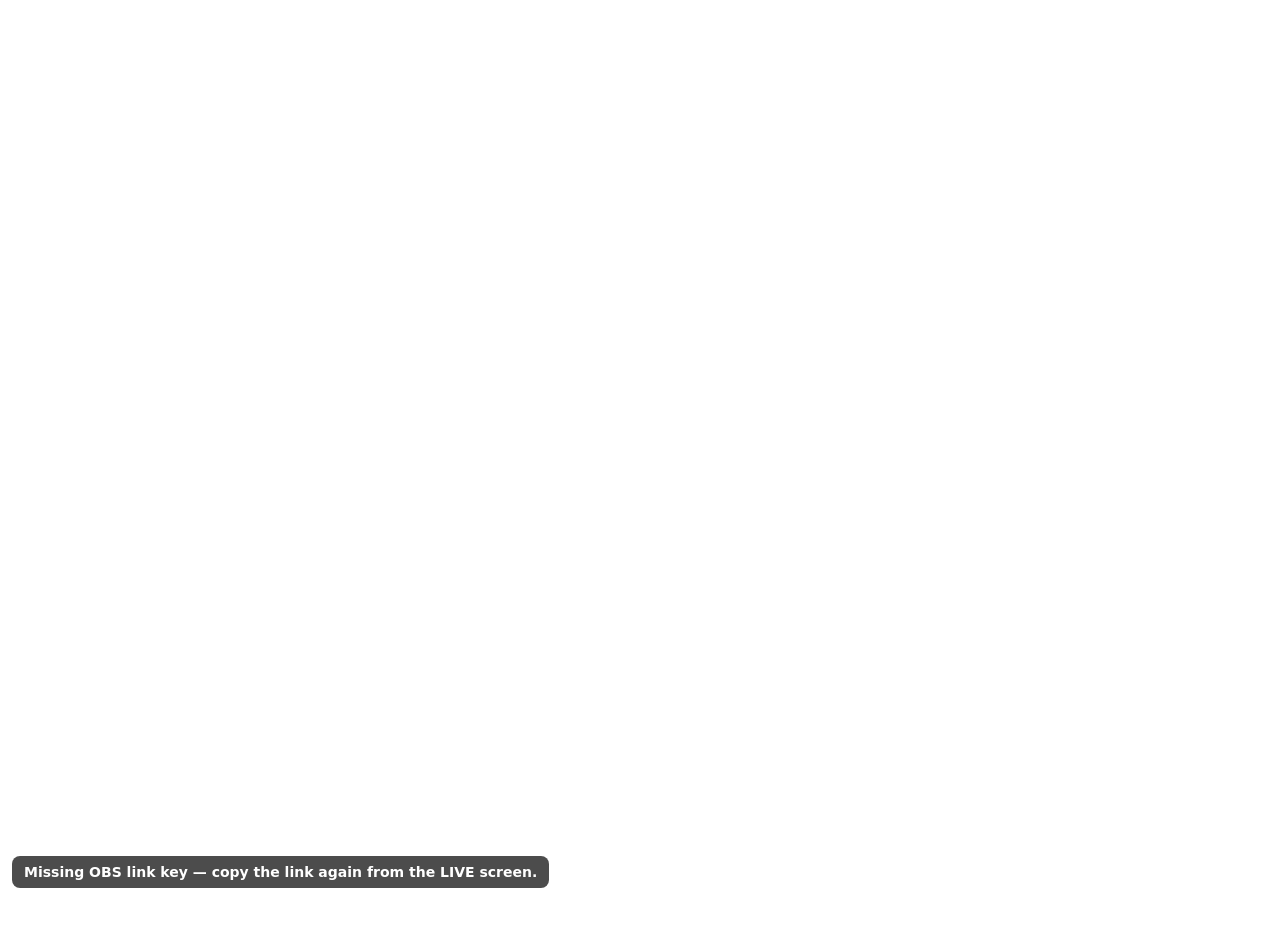
<file: obs.html>
<!doctype html>
<html lang="en">
<head>
<meta charset="utf-8">
<meta name="viewport" content="width=device-width, initial-scale=1">
<title>DinkyKong LIVE — OBS lower third</title>
<link rel="preconnect" href="https://fonts.googleapis.com">
<link rel="preconnect" href="https://fonts.gstatic.com" crossorigin>
<link href="https://fonts.googleapis.com/css2?family=Bebas+Neue&family=Josefin+Sans:wght@400;600;700&display=swap" rel="stylesheet">
<link rel="stylesheet" href="css/strip.css">
<style>
  /* OBS Browser Source: 1920 × 264, transparent background */
  html, body { margin: 0; padding: 0; background: transparent !important; overflow: hidden; }
  body { width: 100vw; height: 100vh; display: flex; align-items: flex-end; }
  #strip { width: 100vw; transition: opacity .4s, transform .4s; }
  #strip.off { opacity: 0; transform: translateY(20%); }
  .obs-note { position: fixed; left: 12px; bottom: 12px; font: 600 14px system-ui, sans-serif; color: #fff; background: rgba(0,0,0,.7); padding: 8px 12px; border-radius: 8px; }
  .obs-note.hidden { display: none; }
</style>
</head>
<body>
<div class="lv-strip off" id="strip"></div>
<div class="obs-note hidden" id="note"></div>
<script>window.PB_OBS = true;</script>
<script src="js/config.js"></script>
<script src="js/common.js"></script>
<script src="js/auth.js"></script>
<script src="js/strip.js"></script>
<script>
(function () {
  const key = new URLSearchParams(location.search).get('k');
  const strip = document.getElementById('strip'), note = document.getElementById('note');
  const say = (t) => { note.textContent = t; note.classList.toggle('hidden', !t); };
  if (!key) { say('Missing OBS link key — copy the link again from the LIVE screen.'); return; }
  let last = 0, relay = null, lastMsg = null;
  const brand = { id: null, logo: null, caption: '' };
  function show(m) {
    last = Date.now(); lastMsg = m;
    if (m.brand && m.brand !== brand.id && relay) relay.send({ t: 'brand?' });   // logo changed → fetch it once
    if (!m.on) { strip.classList.add('off'); say('LIVE pass not active on the LIVE screen'); return; }
    say(''); PBStrip.render(strip, m.courts || [], { logo: brand.logo, caption: m.caption != null ? m.caption : brand.caption }); strip.classList.remove('off');
  }
  PBAuth.relay('dk-obs-' + key, (m) => {
    if (m && m.t === 'obs') show(m);
    if (m && m.t === 'brand') { brand.id = m.id; brand.logo = m.logo || null; brand.caption = m.caption || ''; if (lastMsg) show(lastMsg); }
  }).then((r) => {
    relay = r; if (!r) { say('Sign-in service not configured'); return; }
    r.send({ t: 'sync' });
    setInterval(() => { if (Date.now() - last > 12000) r.send({ t: 'sync' }); }, 6000);
  }).catch(() => say('Could not connect — check the internet connection'));
  // Hide quietly if the LIVE screen goes away for a while
  setInterval(() => { if (last && Date.now() - last > 30000) { strip.classList.add('off'); } }, 5000);
})();
</script>
</body>
</html>
</file>
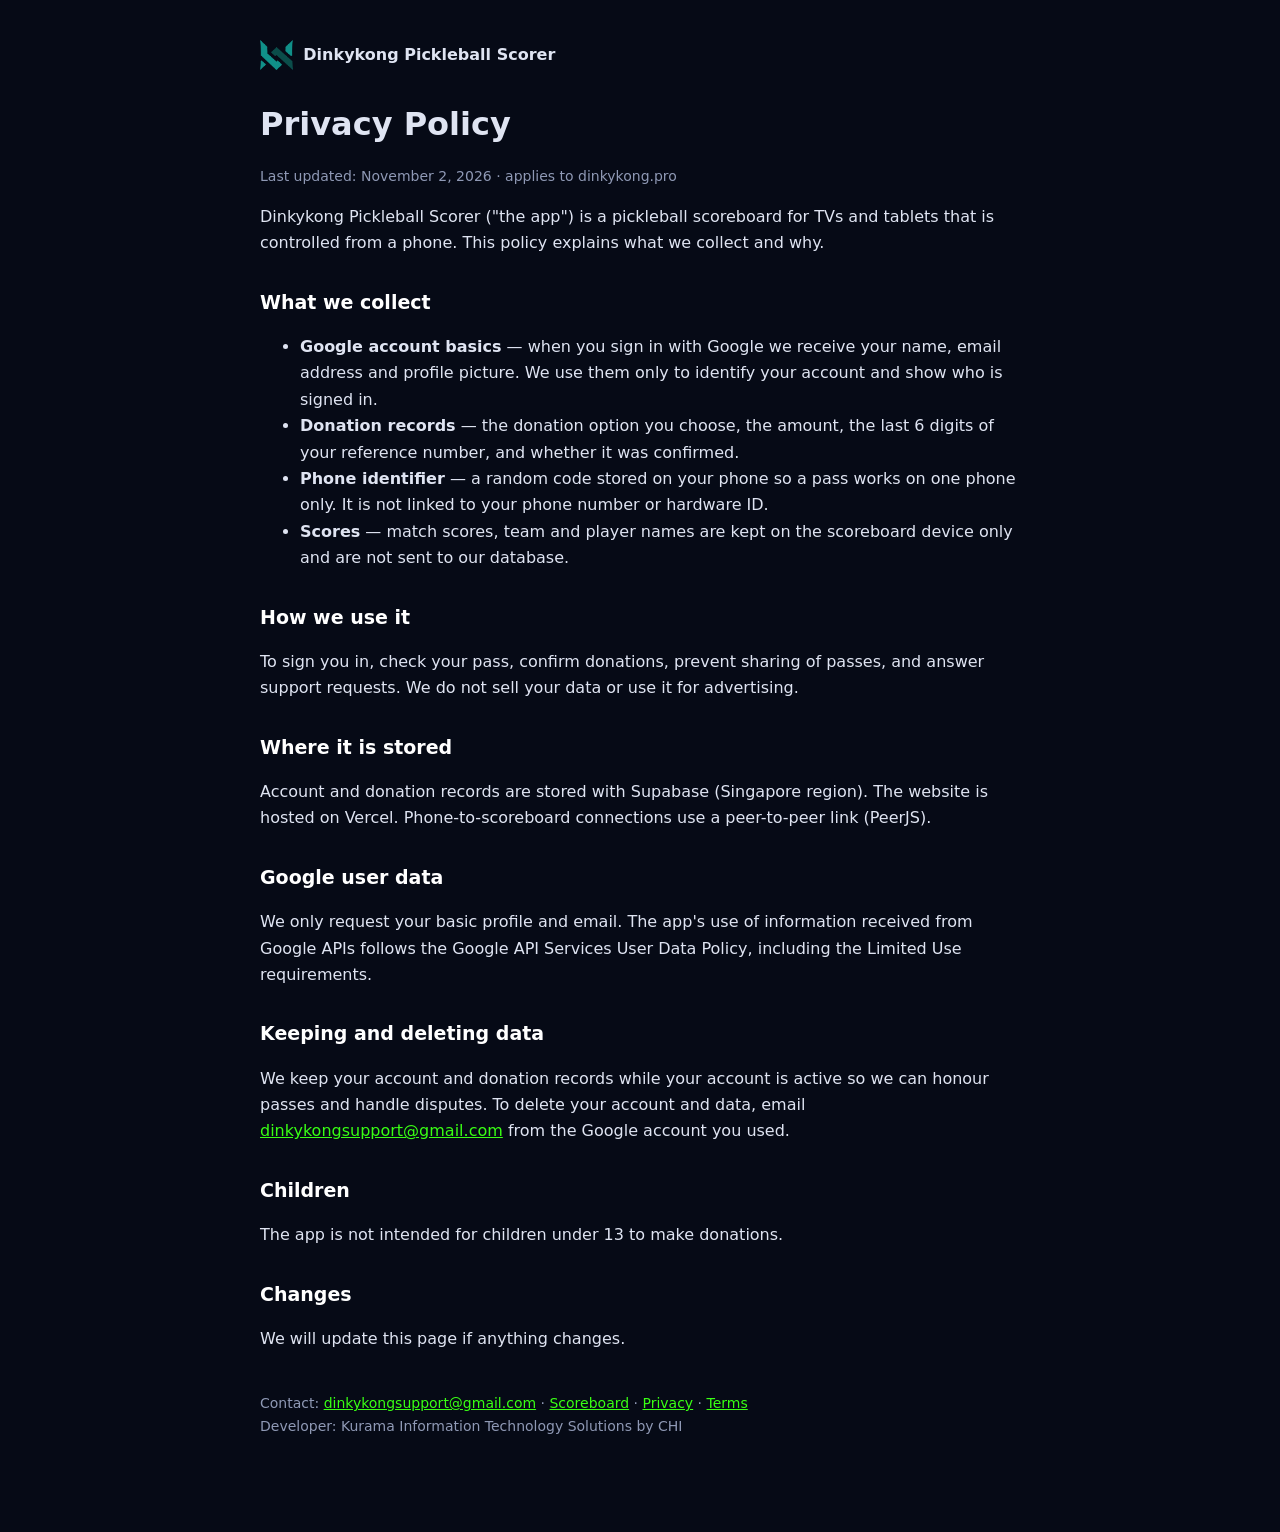
<file: privacy.html>
<!doctype html><html lang="en"><head><meta charset="utf-8"><meta name="viewport" content="width=device-width, initial-scale=1">
<title>Privacy Policy — Dinkykong Pickleball Scorer</title><link rel="icon" type="image/png" href="icons/favicon.png">
<style>:root{color-scheme:dark}body{margin:0;background:#060a16;color:#dfe4f2;font:16px/1.65 system-ui,-apple-system,Segoe UI,Roboto,sans-serif}
main{max-width:760px;margin:0 auto;padding:40px 18px 80px}h1{font-size:32px;margin:0 0 4px}h2{font-size:19px;margin:30px 0 6px;color:#fff}
a{color:#39ff14}.muted{color:#8f99b5;font-size:14px}header{display:flex;align-items:center;gap:10px;margin-bottom:28px}header img{height:30px}</style></head>
<body><main><header><img src="icons/kurama-mark.png" alt=""><b>Dinkykong Pickleball Scorer</b></header><h1>Privacy Policy</h1><p class="muted">Last updated: November 2, 2026 · applies to dinkykong.pro</p>
<p>Dinkykong Pickleball Scorer ("the app") is a pickleball scoreboard for TVs and tablets that is controlled from a phone. This policy explains what we collect and why.</p>
<h2>What we collect</h2><ul>
<li><b>Google account basics</b> — when you sign in with Google we receive your name, email address and profile picture. We use them only to identify your account and show who is signed in.</li>
<li><b>Donation records</b> — the donation option you choose, the amount, the last 6 digits of your reference number, and whether it was confirmed.</li>
<li><b>Phone identifier</b> — a random code stored on your phone so a pass works on one phone only. It is not linked to your phone number or hardware ID.</li>
<li><b>Scores</b> — match scores, team and player names are kept on the scoreboard device only and are not sent to our database.</li></ul>
<h2>How we use it</h2><p>To sign you in, check your pass, confirm donations, prevent sharing of passes, and answer support requests. We do not sell your data or use it for advertising.</p>
<h2>Where it is stored</h2><p>Account and donation records are stored with Supabase (Singapore region). The website is hosted on Vercel. Phone-to-scoreboard connections use a peer-to-peer link (PeerJS).</p>
<h2>Google user data</h2><p>We only request your basic profile and email. The app's use of information received from Google APIs follows the Google API Services User Data Policy, including the Limited Use requirements.</p>
<h2>Keeping and deleting data</h2><p>We keep your account and donation records while your account is active so we can honour passes and handle disputes. To delete your account and data, email <a href="mailto:dinkykongsupport@gmail.com">dinkykongsupport@gmail.com</a> from the Google account you used.</p>
<h2>Children</h2><p>The app is not intended for children under 13 to make donations.</p>
<h2>Changes</h2><p>We will update this page if anything changes.</p><p class="muted" style="margin-top:40px">Contact: <a href="mailto:dinkykongsupport@gmail.com">dinkykongsupport@gmail.com</a> · <a href="./">Scoreboard</a> · <a href="privacy.html">Privacy</a> · <a href="terms.html">Terms</a><br>Developer: Kurama Information Technology Solutions by CHI</p></main></body></html>
</file>
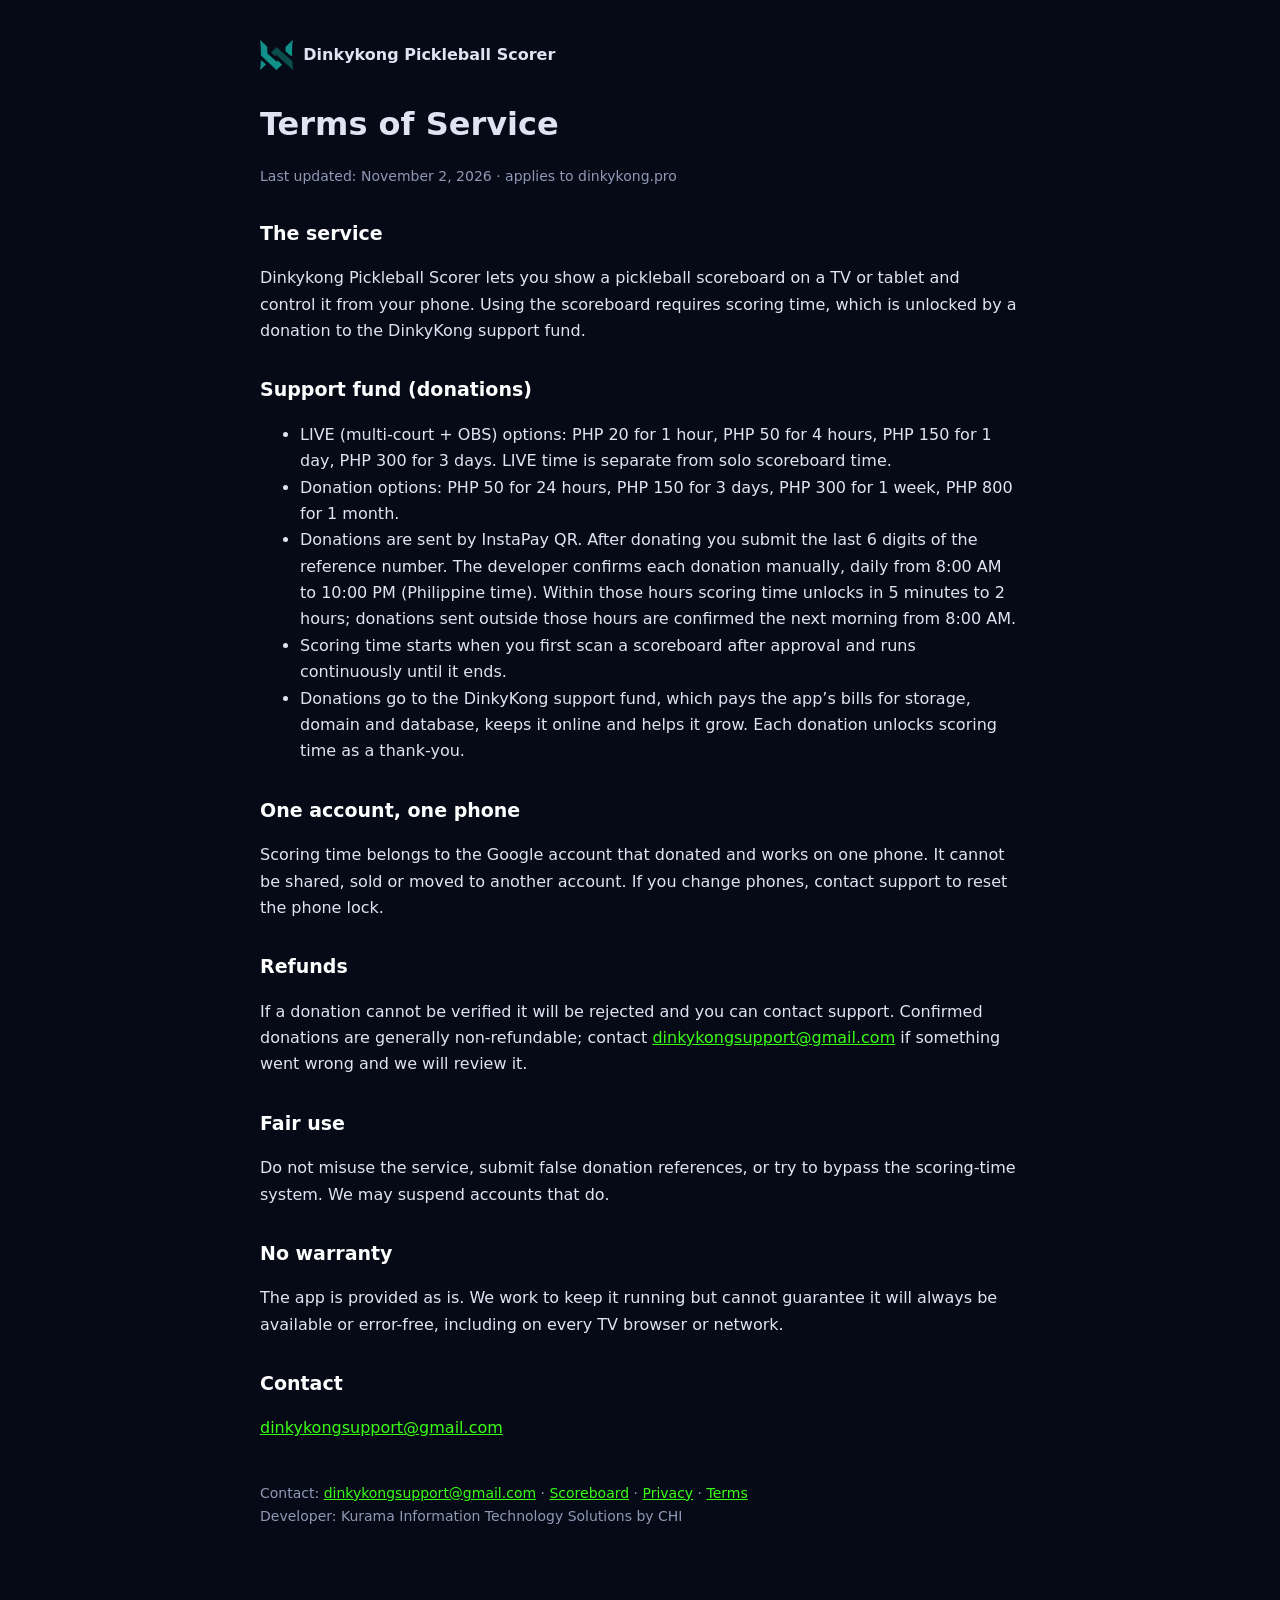
<file: terms.html>
<!doctype html><html lang="en"><head><meta charset="utf-8"><meta name="viewport" content="width=device-width, initial-scale=1">
<title>Terms of Service — Dinkykong Pickleball Scorer</title><link rel="icon" type="image/png" href="icons/favicon.png">
<style>:root{color-scheme:dark}body{margin:0;background:#060a16;color:#dfe4f2;font:16px/1.65 system-ui,-apple-system,Segoe UI,Roboto,sans-serif}
main{max-width:760px;margin:0 auto;padding:40px 18px 80px}h1{font-size:32px;margin:0 0 4px}h2{font-size:19px;margin:30px 0 6px;color:#fff}
a{color:#39ff14}.muted{color:#8f99b5;font-size:14px}header{display:flex;align-items:center;gap:10px;margin-bottom:28px}header img{height:30px}</style></head>
<body><main><header><img src="icons/kurama-mark.png" alt=""><b>Dinkykong Pickleball Scorer</b></header><h1>Terms of Service</h1><p class="muted">Last updated: November 2, 2026 · applies to dinkykong.pro</p>
<h2>The service</h2><p>Dinkykong Pickleball Scorer lets you show a pickleball scoreboard on a TV or tablet and control it from your phone. Using the scoreboard requires scoring time, which is unlocked by a donation to the DinkyKong support fund.</p>
<h2>Support fund (donations)</h2><ul>
<li>LIVE (multi-court + OBS) options: PHP 20 for 1 hour, PHP 50 for 4 hours, PHP 150 for 1 day, PHP 300 for 3 days. LIVE time is separate from solo scoreboard time.</li>
<li>Donation options: PHP 50 for 24 hours, PHP 150 for 3 days, PHP 300 for 1 week, PHP 800 for 1 month.</li>
<li>Donations are sent by InstaPay QR. After donating you submit the last 6 digits of the reference number. The developer confirms each donation manually, daily from 8:00 AM to 10:00 PM (Philippine time). Within those hours scoring time unlocks in 5 minutes to 2 hours; donations sent outside those hours are confirmed the next morning from 8:00 AM.</li>
<li>Scoring time starts when you first scan a scoreboard after approval and runs continuously until it ends.</li>
<li>Donations go to the DinkyKong support fund, which pays the app’s bills for storage, domain and database, keeps it online and helps it grow. Each donation unlocks scoring time as a thank-you.</li></ul>
<h2>One account, one phone</h2><p>Scoring time belongs to the Google account that donated and works on one phone. It cannot be shared, sold or moved to another account. If you change phones, contact support to reset the phone lock.</p>
<h2>Refunds</h2><p>If a donation cannot be verified it will be rejected and you can contact support. Confirmed donations are generally non-refundable; contact <a href="mailto:dinkykongsupport@gmail.com">dinkykongsupport@gmail.com</a> if something went wrong and we will review it.</p>
<h2>Fair use</h2><p>Do not misuse the service, submit false donation references, or try to bypass the scoring-time system. We may suspend accounts that do.</p>
<h2>No warranty</h2><p>The app is provided as is. We work to keep it running but cannot guarantee it will always be available or error-free, including on every TV browser or network.</p>
<h2>Contact</h2><p><a href="mailto:dinkykongsupport@gmail.com">dinkykongsupport@gmail.com</a></p><p class="muted" style="margin-top:40px">Contact: <a href="mailto:dinkykongsupport@gmail.com">dinkykongsupport@gmail.com</a> · <a href="./">Scoreboard</a> · <a href="privacy.html">Privacy</a> · <a href="terms.html">Terms</a><br>Developer: Kurama Information Technology Solutions by CHI</p></main></body></html>
</file>
<file: css/strip.css>
/* DinkyKong LIVE lower third — 16:2.2 strip (1920 × 264). Used on the LIVE screen and in OBS (obs.html). */
.lv-strip { width: 100%; aspect-ratio: 1920 / 264; container-type: inline-size; position: relative; font-family: 'Josefin Sans', 'Futura', system-ui, sans-serif; color: #fff; }
.lv-strip .lt { position: absolute; inset: 0; display: grid; grid-template-columns: auto 1fr; gap: .8cqw; align-items: stretch; padding: 1cqw 1.2cqw; }
.lt-brand { display: flex; flex-direction: column; align-items: center; justify-content: center; gap: .3cqw; padding: 0 1.1cqw; border-radius: 1cqw; background: linear-gradient(160deg, rgba(91,42,156,.95), rgba(20,8,40,.95)); box-shadow: 0 .4cqw 1.6cqw rgba(0,0,0,.45); }
.lt-brand img { height: 6.4cqw; width: auto; max-width: 12cqw; object-fit: contain; filter: drop-shadow(0 .2cqw .4cqw rgba(0,0,0,.5)); }
.lt-brand b { max-width: 12cqw; overflow: hidden; text-overflow: ellipsis; white-space: nowrap; }
.lt-brand span { display: flex; align-items: center; gap: .4cqw; font-size: 1.05cqw; letter-spacing: .14em; line-height: 1; }
.lt-brand b { font-weight: 700; color: #ffd21f; }
.lt-brand i { font-style: normal; font-weight: 700; color: #fff; background: #ff2e4d; border-radius: .3cqw; padding: .2cqw .45cqw .1cqw; letter-spacing: .1em; }
.lt-courts { display: grid; grid-template-columns: repeat(var(--n, 1), minmax(0, 1fr)); gap: .7cqw; min-width: 0; }
.lt-court { display: grid; grid-template-rows: auto 1fr 1fr; min-width: 0; border-radius: 1cqw; overflow: hidden; background: rgba(6, 9, 20, .9); box-shadow: 0 .4cqw 1.6cqw rgba(0,0,0,.45), inset 0 0 0 .08cqw rgba(255,255,255,.08); }
.lt-head { display: flex; align-items: center; justify-content: space-between; gap: .6cqw; padding: .45cqw .9cqw .3cqw; background: rgba(255,255,255,.06); font-size: 1cqw; letter-spacing: .16em; line-height: 1; white-space: nowrap; }
.lt-head b { color: #00E5FF; font-weight: 700; }
.lt-head span { color: rgba(255,255,255,.6); overflow: hidden; text-overflow: ellipsis; }
.lt-row { display: grid; grid-template-columns: .45cqw minmax(0, 1fr) auto auto auto; align-items: center; gap: .55cqw; padding: 0 .9cqw 0 0; min-width: 0; border-top: .06cqw solid rgba(255,255,255,.06); }
.lt-bar { align-self: stretch; background: var(--c); }
.lt-name { font-weight: 700; text-transform: uppercase; letter-spacing: .06em; font-size: min(1.75cqw, calc(9.5cqw / var(--n, 1))); line-height: 1; white-space: nowrap; overflow: hidden; text-overflow: ellipsis; min-width: 0; }
.lt-pips { display: flex; gap: .25cqw; }
.lt-pips i { width: .62cqw; height: .62cqw; border-radius: 50%; border: .12cqw solid var(--c); opacity: .9; }
.lt-pips i.on { background: var(--c); }
.lt-ball { width: .9cqw; height: .9cqw; border-radius: 50%; background: #ffd21f; box-shadow: 0 0 .6cqw rgba(255,210,31,.8); visibility: hidden; }
.lt-row.srv .lt-ball { visibility: visible; }
.lt-score { font-family: 'Bebas Neue', 'Oswald', 'Arial Narrow', Impact, sans-serif; font-size: 3.6cqw; line-height: 1; min-width: 2.6cqw; text-align: right; color: var(--c); text-shadow: 0 0 1cqw color-mix(in srgb, var(--c) 60%, transparent); font-variant-numeric: tabular-nums; padding-top: .3cqw; }
.lt-row.won .lt-name::after { content: ' ✓'; color: var(--c); }
.lt-wait { display: grid; place-items: center; border-radius: 1cqw; background: rgba(6, 9, 20, .8); font-size: 1.6cqw; letter-spacing: .2em; color: rgba(255,255,255,.6); }
/* Court header: room for the full letter height (fixes clipped "TO 11") */
.lt-head { align-items: center; line-height: 1.35; padding: .3cqw .9cqw .25cqw; }
.lt-head b, .lt-head span { display: block; line-height: 1.35; padding-top: .12em; }
.lt-head span { color: rgba(255,255,255,.75); font-weight: 600; overflow: hidden; text-overflow: ellipsis; white-space: nowrap; min-width: 0; }
</file>
